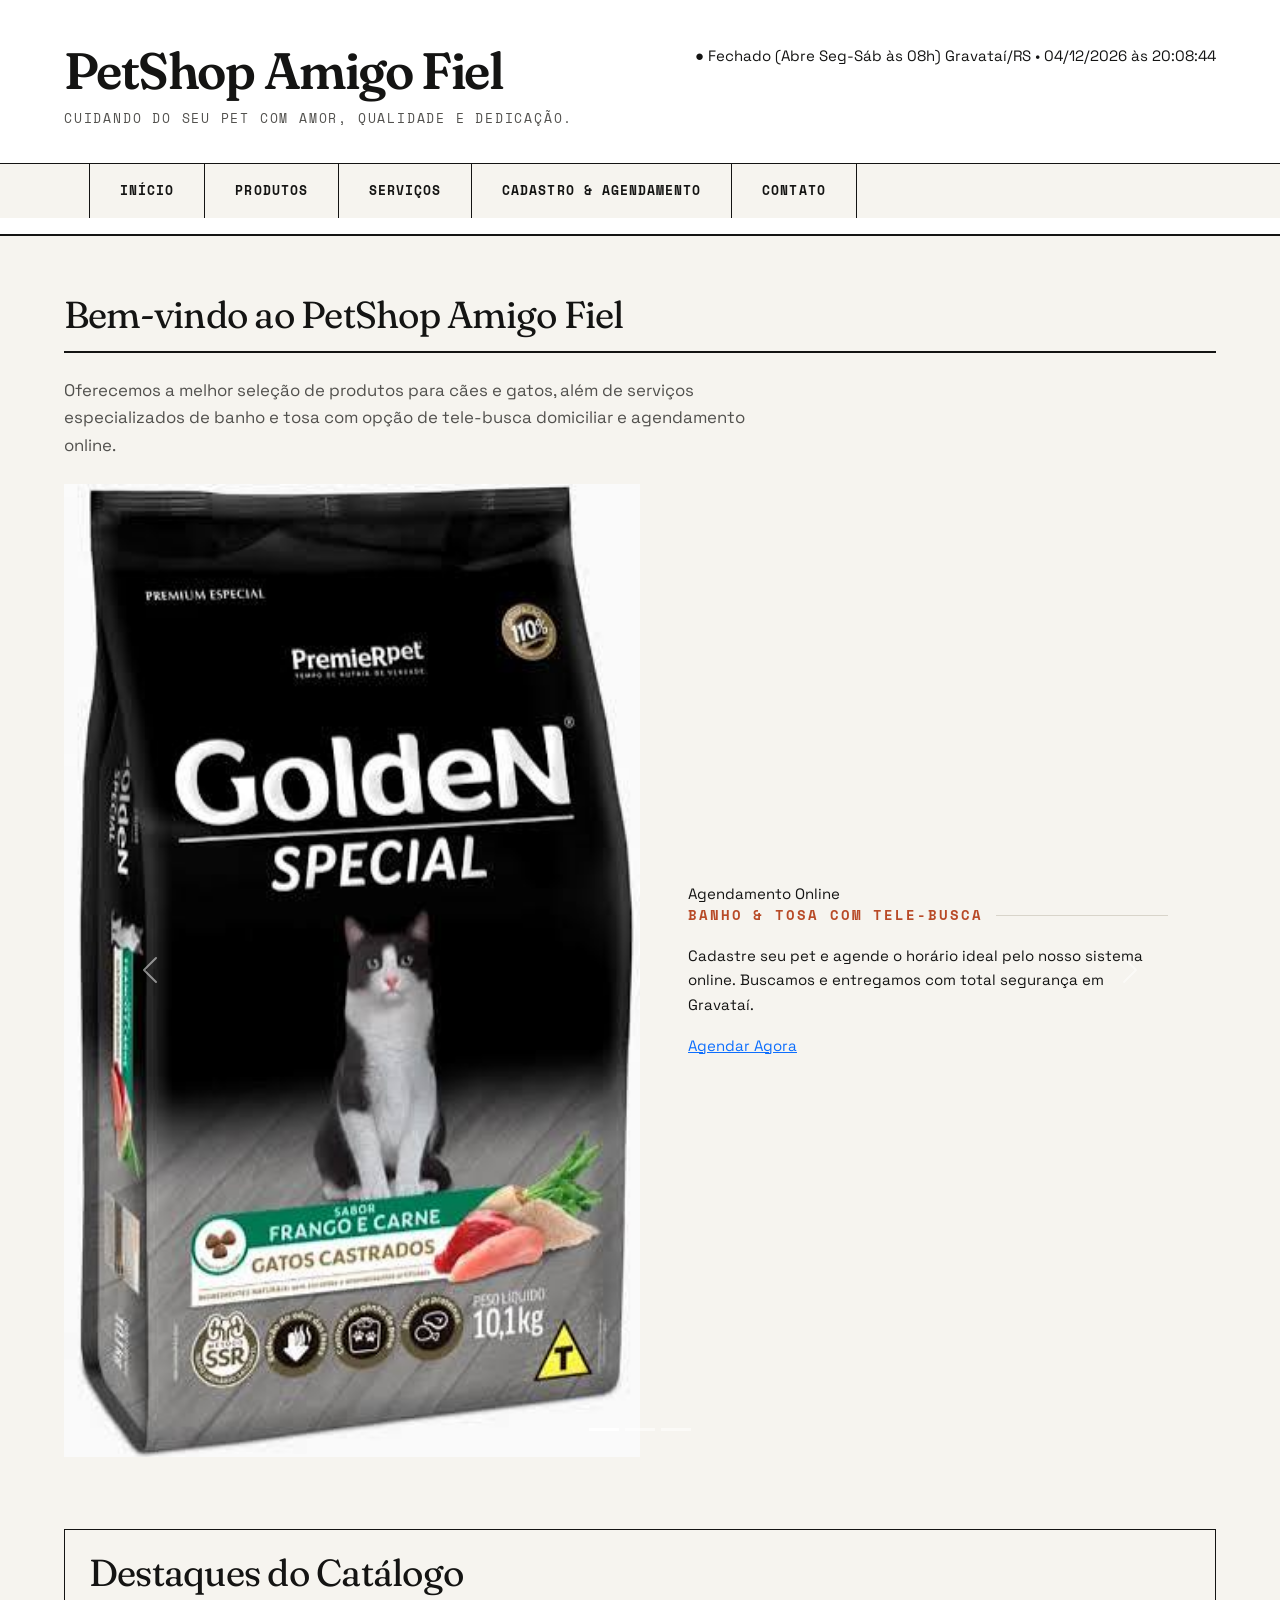
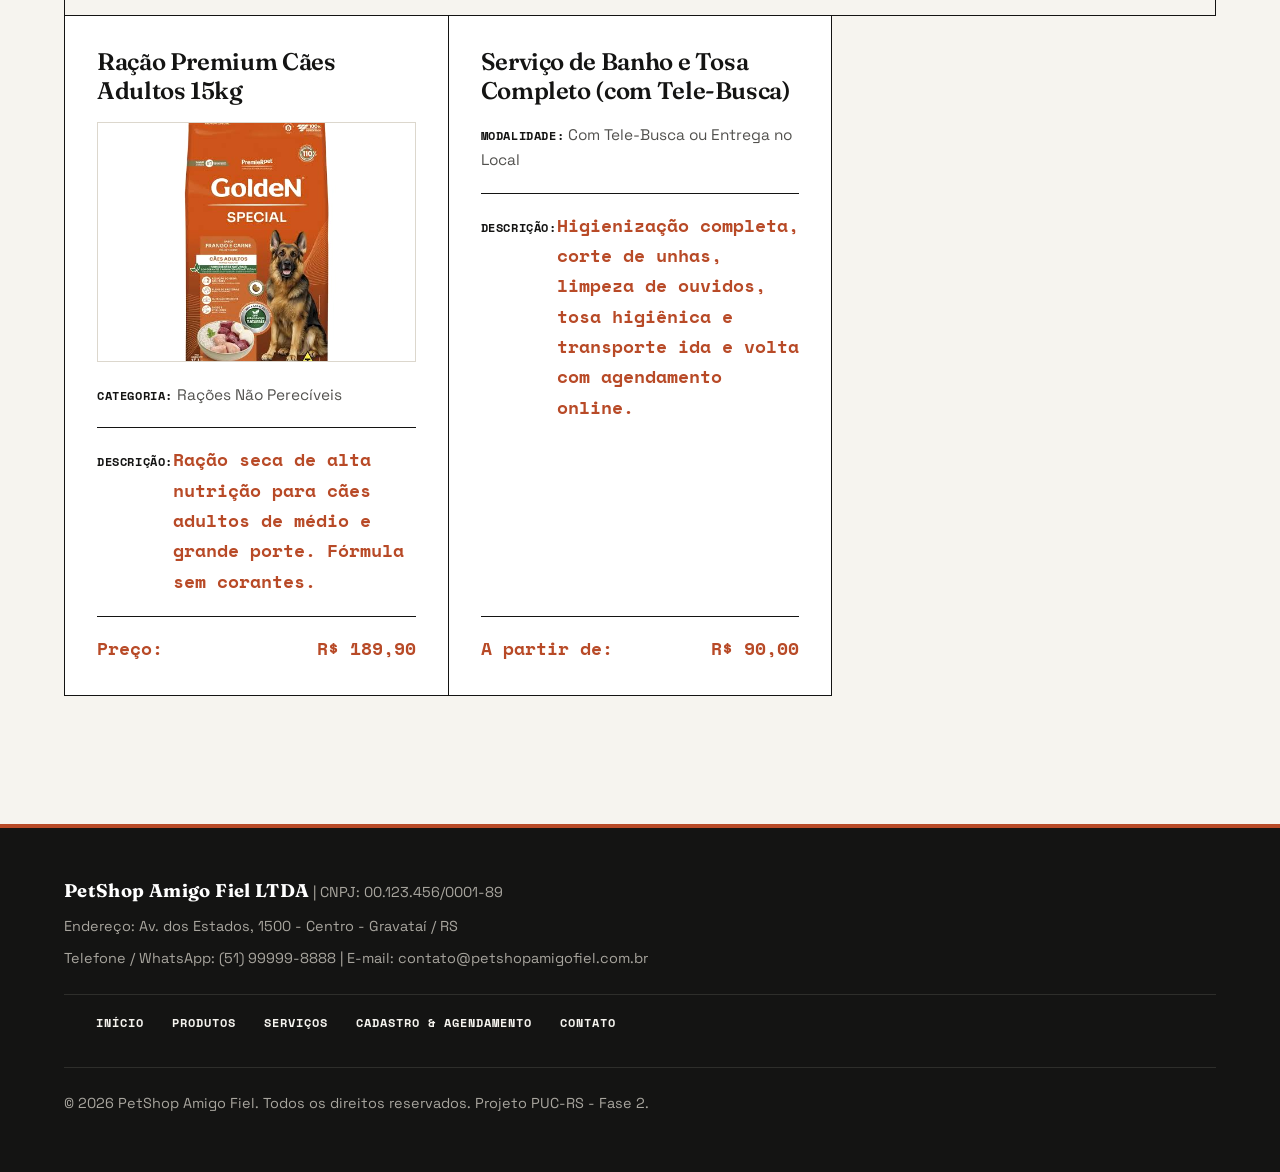
<file: index.html>
<!DOCTYPE html>
<html lang="pt-BR">
<head>
    <meta charset="UTF-8">
    <meta name="viewport" content="width=device-width, initial-scale=1.0">
    <title>PetShop Amigo Fiel - Página Inicial</title>
    <link href="https://cdn.jsdelivr.net/npm/bootstrap@5.3.3/dist/css/bootstrap.min.css" rel="stylesheet">
    <link rel="stylesheet" href="styles.css">
</head>
<body>

    <header>
        <div class="d-flex flex-wrap justify-content-between align-items-start gap-3">
            <div>
                <h1>PetShop Amigo Fiel</h1>
                <p>Cuidando do seu pet com amor, qualidade e dedicação.</p>
            </div>
            <div id="status-funcionamento" class="barra-temporal" aria-live="polite"></div>
        </div>
        <hr>
        <nav aria-label="Navegação Principal">
            <ul>
                <li><a href="index.html" aria-current="page">Início</a></li>
                <li><a href="produtos.html">Produtos</a></li>
                <li><a href="servicos.html">Serviços</a></li>
                <li><a href="agendamento.html">Cadastro &amp; Agendamento</a></li>
                <li><a href="contato.html">Contato</a></li>
            </ul>
        </nav>
        <hr>
    </header>

    <main id="conteudo-principal" tabindex="-1">
        <section>
            <h2>Bem-vindo ao PetShop Amigo Fiel</h2>
            <p>Oferecemos a melhor seleção de produtos para cães e gatos, além de serviços especializados de banho e tosa com opção de tele-busca domiciliar e agendamento online.</p>

            <div id="carrosselDestaques" class="carousel slide carrossel-editorial mt-4" data-bs-ride="carousel" aria-label="Carrossel de Destaques e Promoções">
                <div class="carousel-indicators">
                    <button type="button" data-bs-target="#carrosselDestaques" data-bs-slide-to="0" class="active" aria-current="true" aria-label="Slide 1: Banho e Tosa com Tele-Busca"></button>
                    <button type="button" data-bs-target="#carrosselDestaques" data-bs-slide-to="1" aria-label="Slide 2: Ração Premium Cães Adultos 15kg"></button>
                    <button type="button" data-bs-target="#carrosselDestaques" data-bs-slide-to="2" aria-label="Slide 3: Cama Pet Camuflada Tamanho G"></button>
                </div>

                <div class="carousel-inner">
                    <div class="carousel-item active" data-bs-interval="5000">
                        <div class="row g-0 align-items-center slide-conteudo">
                            <div class="col-md-6">
                                <img src="imgs-site/RaçãoCastradoGato10kg.jpg" class="d-block w-100 img-carrossel" alt="Embalagem de ração seca de 10kg para gatos castrados ao lado de itens de cuidado pet">
                            </div>
                            <div class="col-md-6 p-4 p-lg-5">
                                <span class="etiqueta-slide">Agendamento Online</span>
                                <h3>Banho &amp; Tosa com Tele-Busca</h3>
                                <p>Cadastre seu pet e agende o horário ideal pelo nosso sistema online. Buscamos e entregamos com total segurança em Gravataí.</p>
                                <a href="agendamento.html" class="btn-editorial">Agendar Agora</a>
                            </div>
                        </div>
                    </div>

                    <div class="carousel-item" data-bs-interval="5000">
                        <div class="row g-0 align-items-center slide-conteudo">
                            <div class="col-md-6">
                                <img src="imgs-site/Ração15kg.jpg" class="d-block w-100 img-carrossel" alt="Saco de 15 quilogramas de ração seca premium para cães adultos sem corantes artificiais">
                            </div>
                            <div class="col-md-6 p-4 p-lg-5">
                                <span class="etiqueta-slide">Nutrição Completa</span>
                                <h3>Ração Premium Cães Adultos 15kg</h3>
                                <p>Alta digestibilidade, ômega 3 e 6 para pelagem brilhante e fórmula livre de corantes artificiais por R$ 189,90.</p>
                                <a href="produtos.html" class="btn-editorial">Ver Catálogo</a>
                            </div>
                        </div>
                    </div>

                    <div class="carousel-item" data-bs-interval="5000">
                        <div class="row g-0 align-items-center slide-conteudo">
                            <div class="col-md-6">
                                <img src="imgs-site/CamaCamuflada.jpg" class="d-block w-100 img-carrossel" alt="Cama almofadada retangular com estampa camuflada e base antiderrapante para cães de grande porte">
                            </div>
                            <div class="col-md-6 p-4 p-lg-5">
                                <span class="etiqueta-slide">Conforto &amp; Acessórios</span>
                                <h3>Cama Pet Camuflada Tamanho G</h3>
                                <p>Enchimento impermeável, tecido lavável e base antiderrapante projetada para o descanso de cães de grande porte.</p>
                                <a href="produtos.html" class="btn-editorial">Conferir Acessórios</a>
                            </div>
                        </div>
                    </div>
                </div>

                <button class="carousel-control-prev" type="button" data-bs-target="#carrosselDestaques" data-bs-slide="prev">
                    <span class="carousel-control-prev-icon" aria-hidden="true"></span>
                    <span class="visually-hidden">Slide Anterior</span>
                </button>
                <button class="carousel-control-next" type="button" data-bs-target="#carrosselDestaques" data-bs-slide="next">
                    <span class="carousel-control-next-icon" aria-hidden="true"></span>
                    <span class="visually-hidden">Próximo Slide</span>
                </button>
            </div>
        </section>

        <section>
            <h2>Destaques do Catálogo</h2>
            <article>
                <div>
                    <h3>Ração Premium Cães Adultos 15kg</h3>
                    <img src="imgs-site/Ração15kg.jpg" alt="Saco de ração seca para cães adultos de médio e grande porte, embalagem de 15 quilogramas" width="200">
                    <p><strong>Categoria:</strong> Rações Não Perecíveis</p>
                    <p><strong>Descrição:</strong> Ração seca de alta nutrição para cães adultos de médio e grande porte. Fórmula sem corantes.</p>
                </div>
                <p><span>Preço:</span> R$ 189,90</p>
            </article>

            <article>
                <div>
                    <h3>Serviço de Banho e Tosa Completo (com Tele-Busca)</h3>
                    <p><strong>Modalidade:</strong> Com Tele-Busca ou Entrega no Local</p>
                    <p><strong>Descrição:</strong> Higienização completa, corte de unhas, limpeza de ouvidos, tosa higiênica e transporte ida e volta com agendamento online.</p>
                </div>
                <p><span>A partir de:</span> R$ 90,00</p>
            </article>
        </section>
    </main>

    <footer>
        <hr>
        <p><strong>PetShop Amigo Fiel LTDA</strong> | CNPJ: 00.123.456/0001-89</p>
        <p>Endereço: Av. dos Estados, 1500 - Centro - Gravataí / RS</p>
        <p>Telefone / WhatsApp: (51) 99999-8888 | E-mail: contato@petshopamigofiel.com.br</p>
        <nav aria-label="Navegação do Rodapé">
            <ul>
                <li><a href="index.html">Início</a></li>
                <li><a href="produtos.html">Produtos</a></li>
                <li><a href="servicos.html">Serviços</a></li>
                <li><a href="agendamento.html">Cadastro &amp; Agendamento</a></li>
                <li><a href="contato.html">Contato</a></li>
            </ul>
        </nav>
        <p>&copy; 2026 PetShop Amigo Fiel. Todos os direitos reservados. Projeto PUC-RS - Fase 2.</p>
    </footer>

    <script src="https://cdn.jsdelivr.net/npm/bootstrap@5.3.3/dist/js/bootstrap.bundle.min.js"></script>
    <script src="script.js"></script>
</body>
</html>
</file>
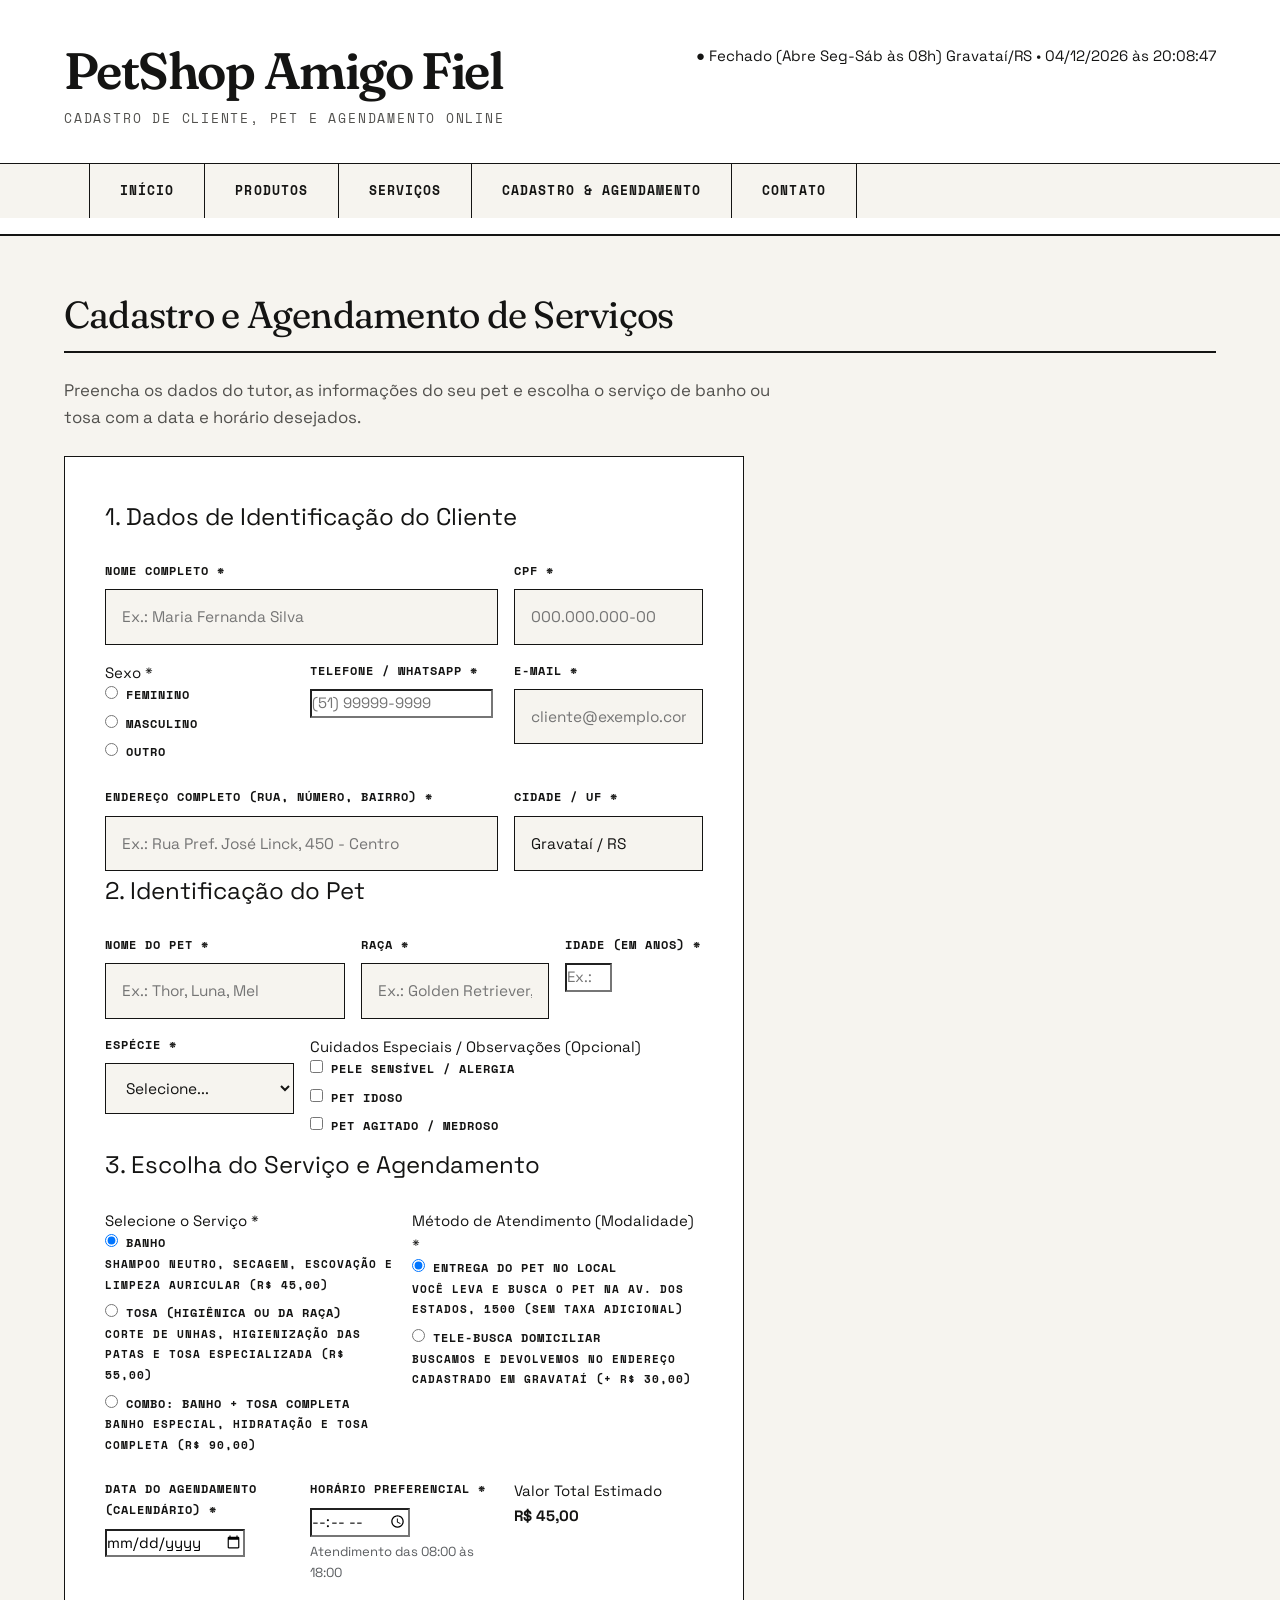
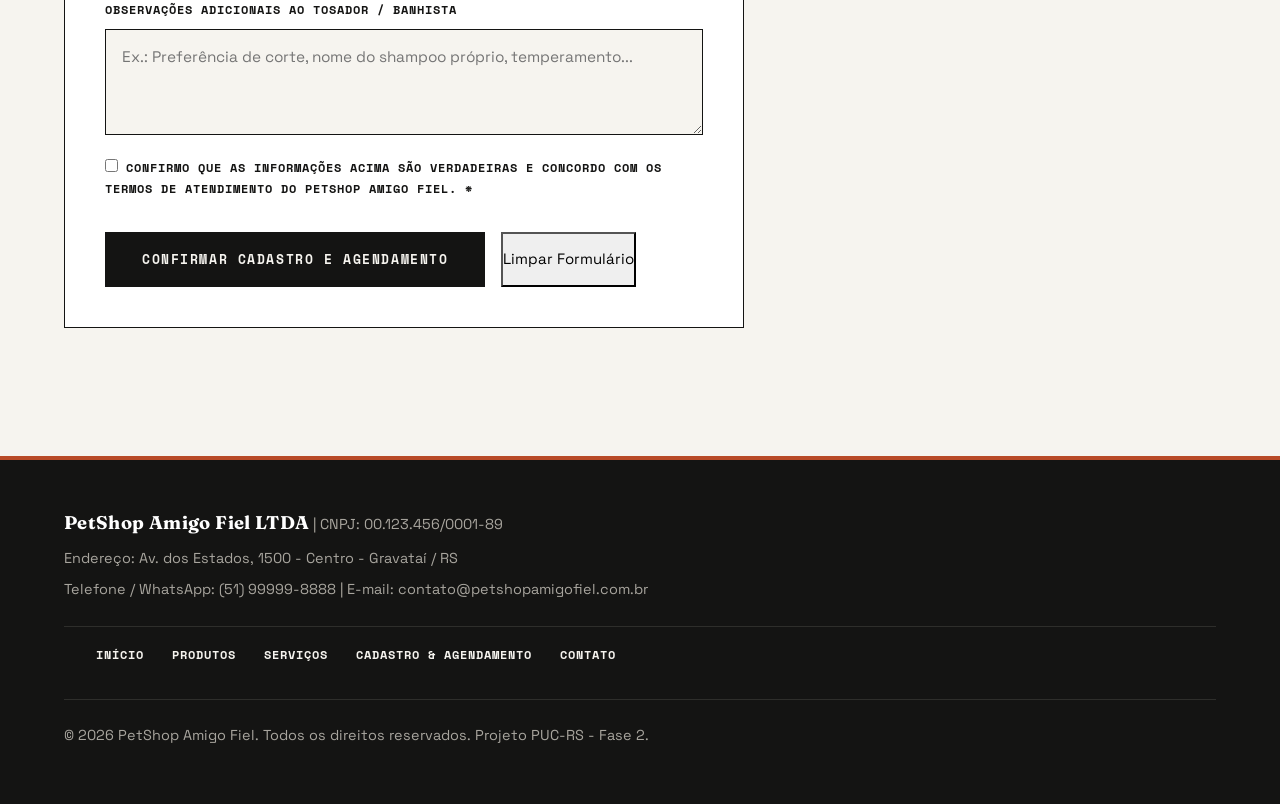
<file: agendamento.html>
<!DOCTYPE html>
<html lang="pt-BR">
<head>
    <meta charset="UTF-8">
    <meta name="viewport" content="width=device-width, initial-scale=1.0">
    <title>PetShop Amigo Fiel - Cadastro e Agendamento</title>
    <link href="https://cdn.jsdelivr.net/npm/bootstrap@5.3.3/dist/css/bootstrap.min.css" rel="stylesheet">
    <link rel="stylesheet" href="styles.css">
</head>
<body>


    <header>
        <div class="d-flex flex-wrap justify-content-between align-items-start gap-3">
            <div>
                <h1>PetShop Amigo Fiel</h1>
                <p>Cadastro de Cliente, Pet e Agendamento Online</p>
            </div>
            <div id="status-funcionamento" class="barra-temporal" aria-live="polite"></div>
        </div>
        <hr>
        <nav aria-label="Navegação Principal">
            <ul>
                <li><a href="index.html">Início</a></li>
                <li><a href="produtos.html">Produtos</a></li>
                <li><a href="servicos.html">Serviços</a></li>
                <li><a href="agendamento.html" aria-current="page">Cadastro &amp; Agendamento</a></li>
                <li><a href="contato.html">Contato</a></li>
            </ul>
        </nav>
        <hr>
    </header>

    <main id="conteudo-principal" tabindex="-1">
        <section>
            <h2>Cadastro e Agendamento de Serviços</h2>
            <p>Preencha os dados do tutor, as informações do seu pet e escolha o serviço de banho ou tosa com a data e horário desejados.</p>

            <div id="confirmacao-agendamento" class="alerta-sucesso d-none mb-4" role="status" aria-live="polite" tabindex="-1"></div>

            <form id="form-agendamento" class="form-completo" action="#" method="post">
                
                <fieldset class="bloco-fieldset">
                    <legend>1. Dados de Identificação do Cliente</legend>

                    <div class="row g-3">
                        <div class="col-md-8">
                            <label for="nomeCliente">Nome Completo *</label>
                            <input type="text" id="nomeCliente" name="nomeCliente" placeholder="Ex.: Maria Fernanda Silva" required>
                        </div>

                        <div class="col-md-4">
                            <label for="cpf">CPF *</label>
                            <input type="text" id="cpf" name="cpf" placeholder="000.000.000-00" maxlength="14" required>
                        </div>

                        <div class="col-md-4">
                            <span class="label-grupo">Sexo *</span>
                            <div class="grupo-opcoes">
                                <label class="opcao-inline" for="sexoF">
                                    <input type="radio" id="sexoF" name="sexoCliente" value="Feminino" required> Feminino
                                </label>
                                <label class="opcao-inline" for="sexoM">
                                    <input type="radio" id="sexoM" name="sexoCliente" value="Masculino"> Masculino
                                </label>
                                <label class="opcao-inline" for="sexoO">
                                    <input type="radio" id="sexoO" name="sexoCliente" value="Outro"> Outro
                                </label>
                            </div>
                        </div>

                        <div class="col-md-4">
                            <label for="telefone">Telefone / WhatsApp *</label>
                            <input type="tel" id="telefone" name="telefone" placeholder="(51) 99999-9999" maxlength="15" required>
                        </div>

                        <div class="col-md-4">
                            <label for="emailCliente">E-mail *</label>
                            <input type="email" id="emailCliente" name="emailCliente" placeholder="cliente@exemplo.com.br" required>
                        </div>

                        <div class="col-md-8">
                            <label for="endereco">Endereço Completo (Rua, Número, Bairro) *</label>
                            <input type="text" id="endereco" name="endereco" placeholder="Ex.: Rua Pref. José Linck, 450 - Centro" required>
                        </div>

                        <div class="col-md-4">
                            <label for="cidade">Cidade / UF *</label>
                            <input type="text" id="cidade" name="cidade" value="Gravataí / RS" placeholder="Cidade / UF" required>
                        </div>
                    </div>
                </fieldset>

        
                <fieldset class="bloco-fieldset">
                    <legend>2. Identificação do Pet</legend>

                    <div class="row g-3">
                        <div class="col-md-5">
                            <label for="nomePet">Nome do Pet *</label>
                            <input type="text" id="nomePet" name="nomePet" placeholder="Ex.: Thor, Luna, Mel" required>
                        </div>

                        <div class="col-md-4">
                            <label for="racaPet">Raça *</label>
                            <input type="text" id="racaPet" name="racaPet" placeholder="Ex.: Golden Retriever, SRD, Persa" required>
                        </div>

                        <div class="col-md-3">
                            <label for="idadePet">Idade (em anos) *</label>
                            <input type="number" id="idadePet" name="idadePet" min="0" max="30" step="1" placeholder="Ex.: 3" required>
                        </div>

                        <div class="col-md-4">
                            <label for="especiePet">Espécie *</label>
                            <select id="especiePet" name="especiePet" required>
                                <option value="">Selecione...</option>
                                <option value="Cachorro">Cachorro</option>
                                <option value="Gato">Gato</option>
                            </select>
                        </div>

                        <div class="col-md-8">
                            <span class="label-grupo">Cuidados Especiais / Observações (Opcional)</span>
                            <div class="grupo-opcoes">
                                <label class="opcao-inline" for="checkAlergia">
                                    <input type="checkbox" id="checkAlergia" name="cuidados[]" value="Alergia"> Pele sensível / Alergia
                                </label>
                                <label class="opcao-inline" for="checkIdoso">
                                    <input type="checkbox" id="checkIdoso" name="cuidados[]" value="Idoso"> Pet idoso
                                </label>
                                <label class="opcao-inline" for="checkAgitado">
                                    <input type="checkbox" id="checkAgitado" name="cuidados[]" value="Agitado"> Pet agitado / medroso
                                </label>
                            </div>
                        </div>
                    </div>
                </fieldset>

            
                <fieldset class="bloco-fieldset">
                    <legend>3. Escolha do Serviço e Agendamento</legend>

                    <div class="row g-3">
                        <div class="col-md-6">
                            <span class="label-grupo">Selecione o Serviço *</span>
                            <div class="lista-cards-radio">
                                <label class="card-radio" for="servBanho">
                                    <input type="radio" id="servBanho" name="servico" value="Banho Simples" data-preco="45" checked required>
                                    <span>
                                        <strong>Banho</strong><br>
                                        <small>Shampoo neutro, secagem, escovação e limpeza auricular (R$ 45,00)</small>
                                    </span>
                                </label>

                                <label class="card-radio" for="servTosa">
                                    <input type="radio" id="servTosa" name="servico" value="Tosa" data-preco="55">
                                    <span>
                                        <strong>Tosa (Higiênica ou da Raça)</strong><br>
                                        <small>Corte de unhas, higienização das patas e tosa especializada (R$ 55,00)</small>
                                    </span>
                                </label>

                                <label class="card-radio" for="servBanhoTosa">
                                    <input type="radio" id="servBanhoTosa" name="servico" value="Banho e Tosa Completa" data-preco="90">
                                    <span>
                                        <strong>Combo: Banho + Tosa Completa</strong><br>
                                        <small>Banho especial, hidratação e tosa completa (R$ 90,00)</small>
                                    </span>
                                </label>
                            </div>
                        </div>

                        <div class="col-md-6">
                            <span class="label-grupo">Método de Atendimento (Modalidade) *</span>
                            <div class="lista-cards-radio">
                                <label class="card-radio" for="modLocal">
                                    <input type="radio" id="modLocal" name="modalidade" value="Entrega no Local" data-taxa="0" checked required>
                                    <span>
                                        <strong>Entrega do Pet no Local</strong><br>
                                        <small>Você leva e busca o pet na Av. dos Estados, 1500 (Sem taxa adicional)</small>
                                    </span>
                                </label>

                                <label class="card-radio" for="modTelebusca">
                                    <input type="radio" id="modTelebusca" name="modalidade" value="Tele-Busca" data-taxa="30">
                                    <span>
                                        <strong>Tele-Busca Domiciliar</strong><br>
                                        <small>Buscamos e devolvemos no endereço cadastrado em Gravataí (+ R$ 30,00)</small>
                                    </span>
                                </label>
                            </div>
                            <p id="info-telebusca" class="nota-telebusca d-none mt-2">
                                * O motorista da Tele-Busca passará 30 minutos antes do horário agendado no endereço informado acima.
                            </p>
                        </div>

                        <div class="col-md-4">
                            <label for="dataAgendamento">Data do Agendamento (Calendário) *</label>
                            <input type="date" id="dataAgendamento" name="dataAgendamento" required>
                            <small id="aviso-data" class="text-danger fw-bold d-none d-block mt-1"></small>
                        </div>

                        <div class="col-md-4">
                            <label for="horaAgendamento">Horário Preferencial *</label>
                            <input type="time" id="horaAgendamento" name="horaAgendamento" min="08:00" max="18:00" required>
                            <small class="text-muted d-block mt-1">Atendimento das 08:00 às 18:00</small>
                        </div>

                        <div class="col-md-4">
                            <div class="caixa-resumo-valor" aria-live="polite">
                                <span>Valor Total Estimado</span>
                                <strong id="valor-estimado">R$ 45,00</strong>
                            </div>
                        </div>

                        <div class="col-12">
                            <label for="obsAdicionais">Observações Adicionais ao Tosador / Banhista</label>
                            <textarea id="obsAdicionais" name="obsAdicionais" rows="3" placeholder="Ex.: Preferência de corte, nome do shampoo próprio, temperamento..."></textarea>
                        </div>

                        <div class="col-12">
                            <label class="opcao-inline" for="aceiteTermos">
                                <input type="checkbox" id="aceiteTermos" name="aceiteTermos" required>
                                Confirmo que as informações acima são verdadeiras e concordo com os termos de atendimento do PetShop Amigo Fiel. *
                            </label>
                        </div>
                    </div>
                </fieldset>

                <div class="d-flex flex-wrap gap-3 mt-4">
                    <button type="submit">Confirmar Cadastro e Agendamento</button>
                    <button type="reset" class="btn-secundario">Limpar Formulário</button>
                </div>
            </form>
        </section>
    </main>

    <footer>
        <hr>
        <p><strong>PetShop Amigo Fiel LTDA</strong> | CNPJ: 00.123.456/0001-89</p>
        <p>Endereço: Av. dos Estados, 1500 - Centro - Gravataí / RS</p>
        <p>Telefone / WhatsApp: (51) 99999-8888 | E-mail: contato@petshopamigofiel.com.br</p>
        <nav aria-label="Navegação do Rodapé">
            <ul>
                <li><a href="index.html">Início</a></li>
                <li><a href="produtos.html">Produtos</a></li>
                <li><a href="servicos.html">Serviços</a></li>
                <li><a href="agendamento.html">Cadastro &amp; Agendamento</a></li>
                <li><a href="contato.html">Contato</a></li>
            </ul>
        </nav>
        <p>&copy; 2026 PetShop Amigo Fiel. Todos os direitos reservados. Projeto PUC-RS - Fase 2.</p>
    </footer>

    <script src="https://cdn.jsdelivr.net/npm/bootstrap@5.3.3/dist/js/bootstrap.bundle.min.js"></script>
    <script src="script.js"></script>
</body>
</html>
</file>
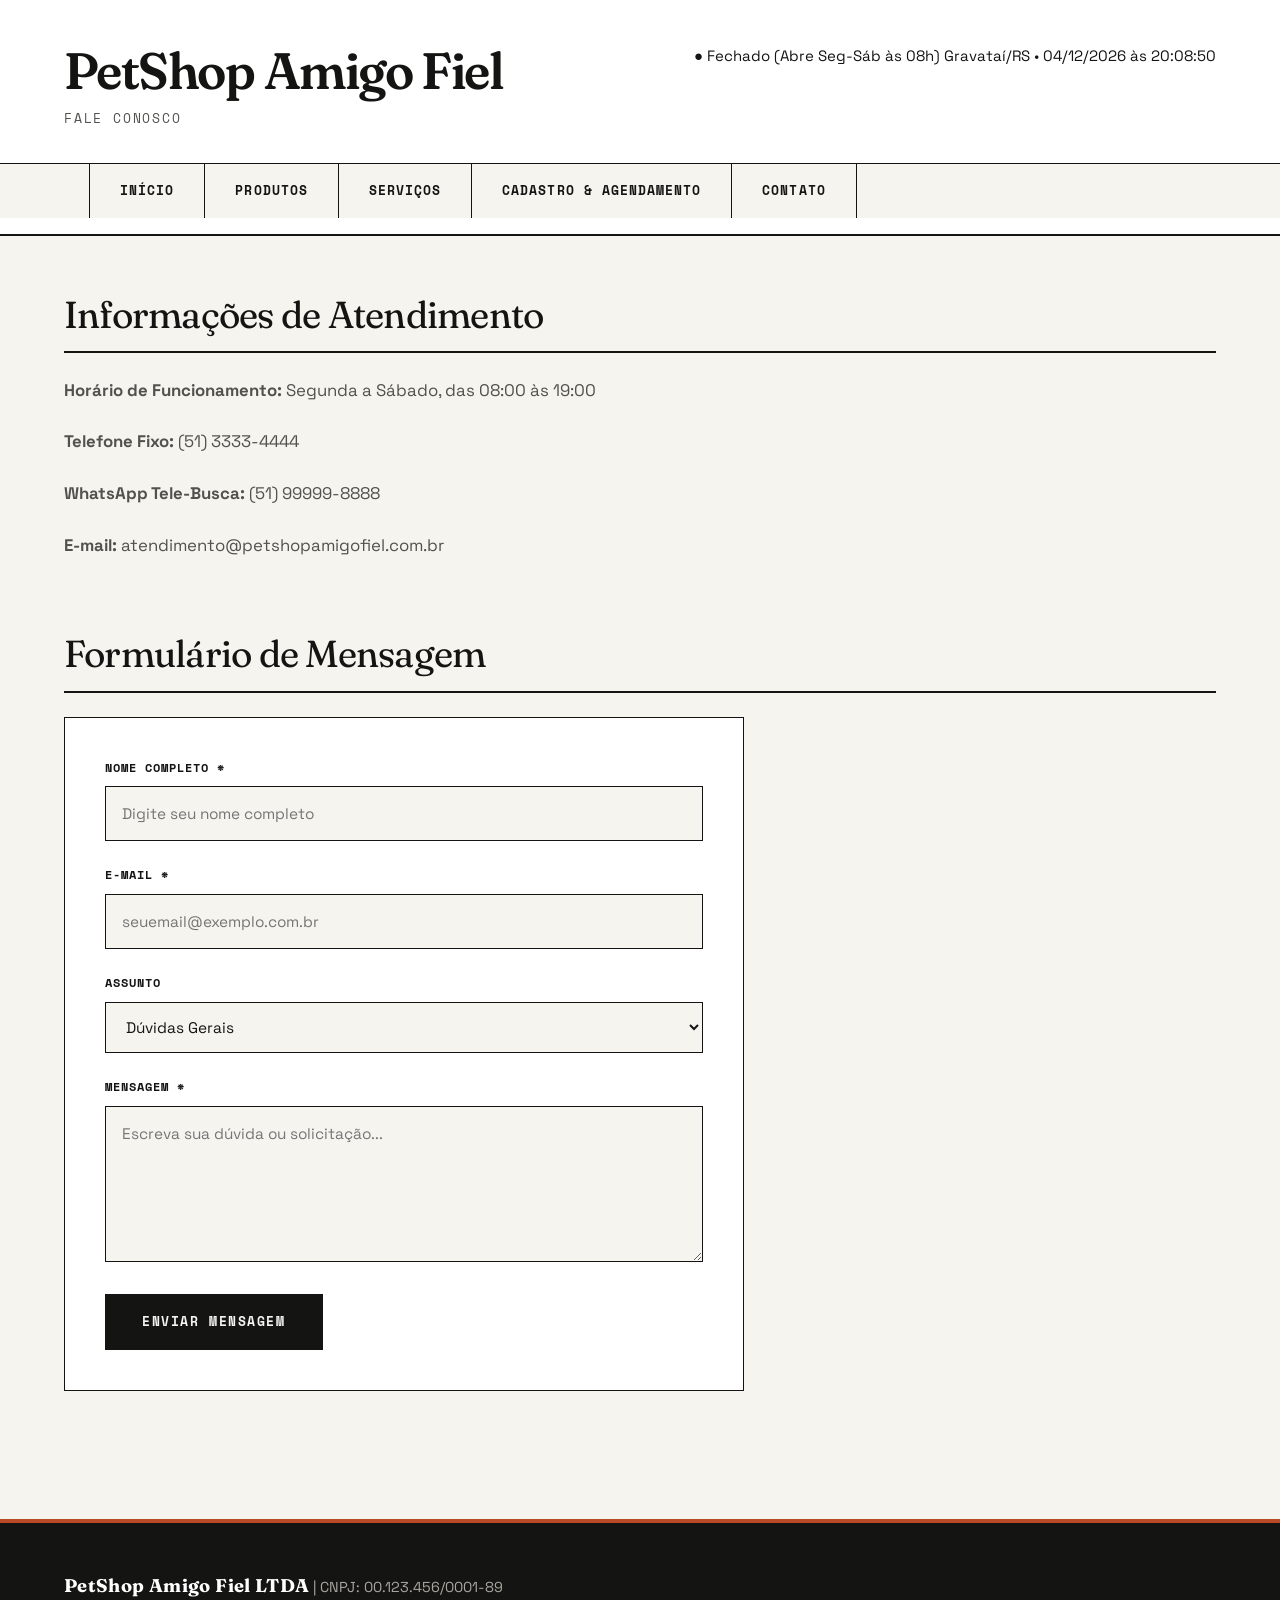
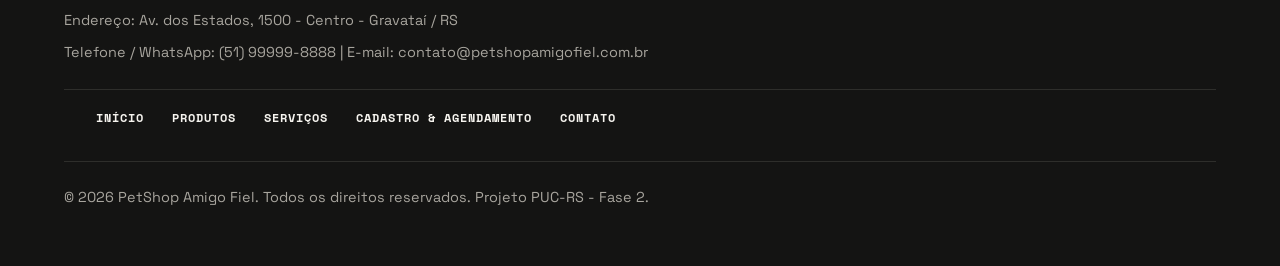
<file: contato.html>
<!DOCTYPE html>
<html lang="pt-BR">
<head>
    <meta charset="UTF-8">
    <meta name="viewport" content="width=device-width, initial-scale=1.0">
    <title>PetShop Amigo Fiel - Contato</title>
    <link href="https://cdn.jsdelivr.net/npm/bootstrap@5.3.3/dist/css/bootstrap.min.css" rel="stylesheet">
    <link rel="stylesheet" href="styles.css">
</head>
<body>


    <header>
        <div class="d-flex flex-wrap justify-content-between align-items-start gap-3">
            <div>
                <h1>PetShop Amigo Fiel</h1>
                <p>Fale Conosco</p>
            </div>
            <div id="status-funcionamento" class="barra-temporal" aria-live="polite"></div>
        </div>
        <hr>
        <nav aria-label="Navegação Principal">
            <ul>
                <li><a href="index.html">Início</a></li>
                <li><a href="produtos.html">Produtos</a></li>
                <li><a href="servicos.html">Serviços</a></li>
                <li><a href="agendamento.html">Cadastro &amp; Agendamento</a></li>
                <li><a href="contato.html" aria-current="page">Contato</a></li>
            </ul>
        </nav>
        <hr>
    </header>

    <main id="conteudo-principal" tabindex="-1">
        <section>
            <h2>Informações de Atendimento</h2>
            <p><strong>Horário de Funcionamento:</strong> Segunda a Sábado, das 08:00 às 19:00</p>
            <p><strong>Telefone Fixo:</strong> (51) 3333-4444</p>
            <p><strong>WhatsApp Tele-Busca:</strong> (51) 99999-8888</p>
            <p><strong>E-mail:</strong> atendimento@petshopamigofiel.com.br</p>
        </section>

        <section>
            <h2>Formulário de Mensagem</h2>
            <div id="feedback-contato" class="alerta-sucesso d-none mb-4" role="status" aria-live="polite" tabindex="-1"></div>

            <form id="form-contato" action="#" method="post">
                <p>
                    <label for="nome">Nome Completo *</label>
                    <input type="text" id="nome" name="nome" placeholder="Digite seu nome completo" required>
                </p>
                <p>
                    <label for="email">E-mail *</label>
                    <input type="email" id="email" name="email" placeholder="seuemail@exemplo.com.br" required>
                </p>
                <p>
                    <label for="assunto">Assunto</label>
                    <select id="assunto" name="assunto">
                        <option value="duvida">Dúvidas Gerais</option>
                        <option value="agendamento">Agendamento de Serviços</option>
                        <option value="telebusca">Consulta Tele-Busca</option>
                        <option value="reclamacao">Sugestões / Reclamações</option>
                    </select>
                </p>
                <p>
                    <label for="mensagem">Mensagem *</label>
                    <textarea id="mensagem" name="mensagem" rows="5" placeholder="Escreva sua dúvida ou solicitação..." required></textarea>
                </p>
                <p class="mb-0">
                    <button type="submit">Enviar Mensagem</button>
                </p>
            </form>
        </section>
    </main>

    <footer>
        <hr>
        <p><strong>PetShop Amigo Fiel LTDA</strong> | CNPJ: 00.123.456/0001-89</p>
        <p>Endereço: Av. dos Estados, 1500 - Centro - Gravataí / RS</p>
        <p>Telefone / WhatsApp: (51) 99999-8888 | E-mail: contato@petshopamigofiel.com.br</p>
        <nav aria-label="Navegação do Rodapé">
            <ul>
                <li><a href="index.html">Início</a></li>
                <li><a href="produtos.html">Produtos</a></li>
                <li><a href="servicos.html">Serviços</a></li>
                <li><a href="agendamento.html">Cadastro &amp; Agendamento</a></li>
                <li><a href="contato.html">Contato</a></li>
            </ul>
        </nav>
        <p>&copy; 2026 PetShop Amigo Fiel. Todos os direitos reservados. Projeto PUC-RS - Fase 2.</p>
    </footer>

    <script src="https://cdn.jsdelivr.net/npm/bootstrap@5.3.3/dist/js/bootstrap.bundle.min.js"></script>
    <script src="script.js"></script>
</body>
</html>
</file>
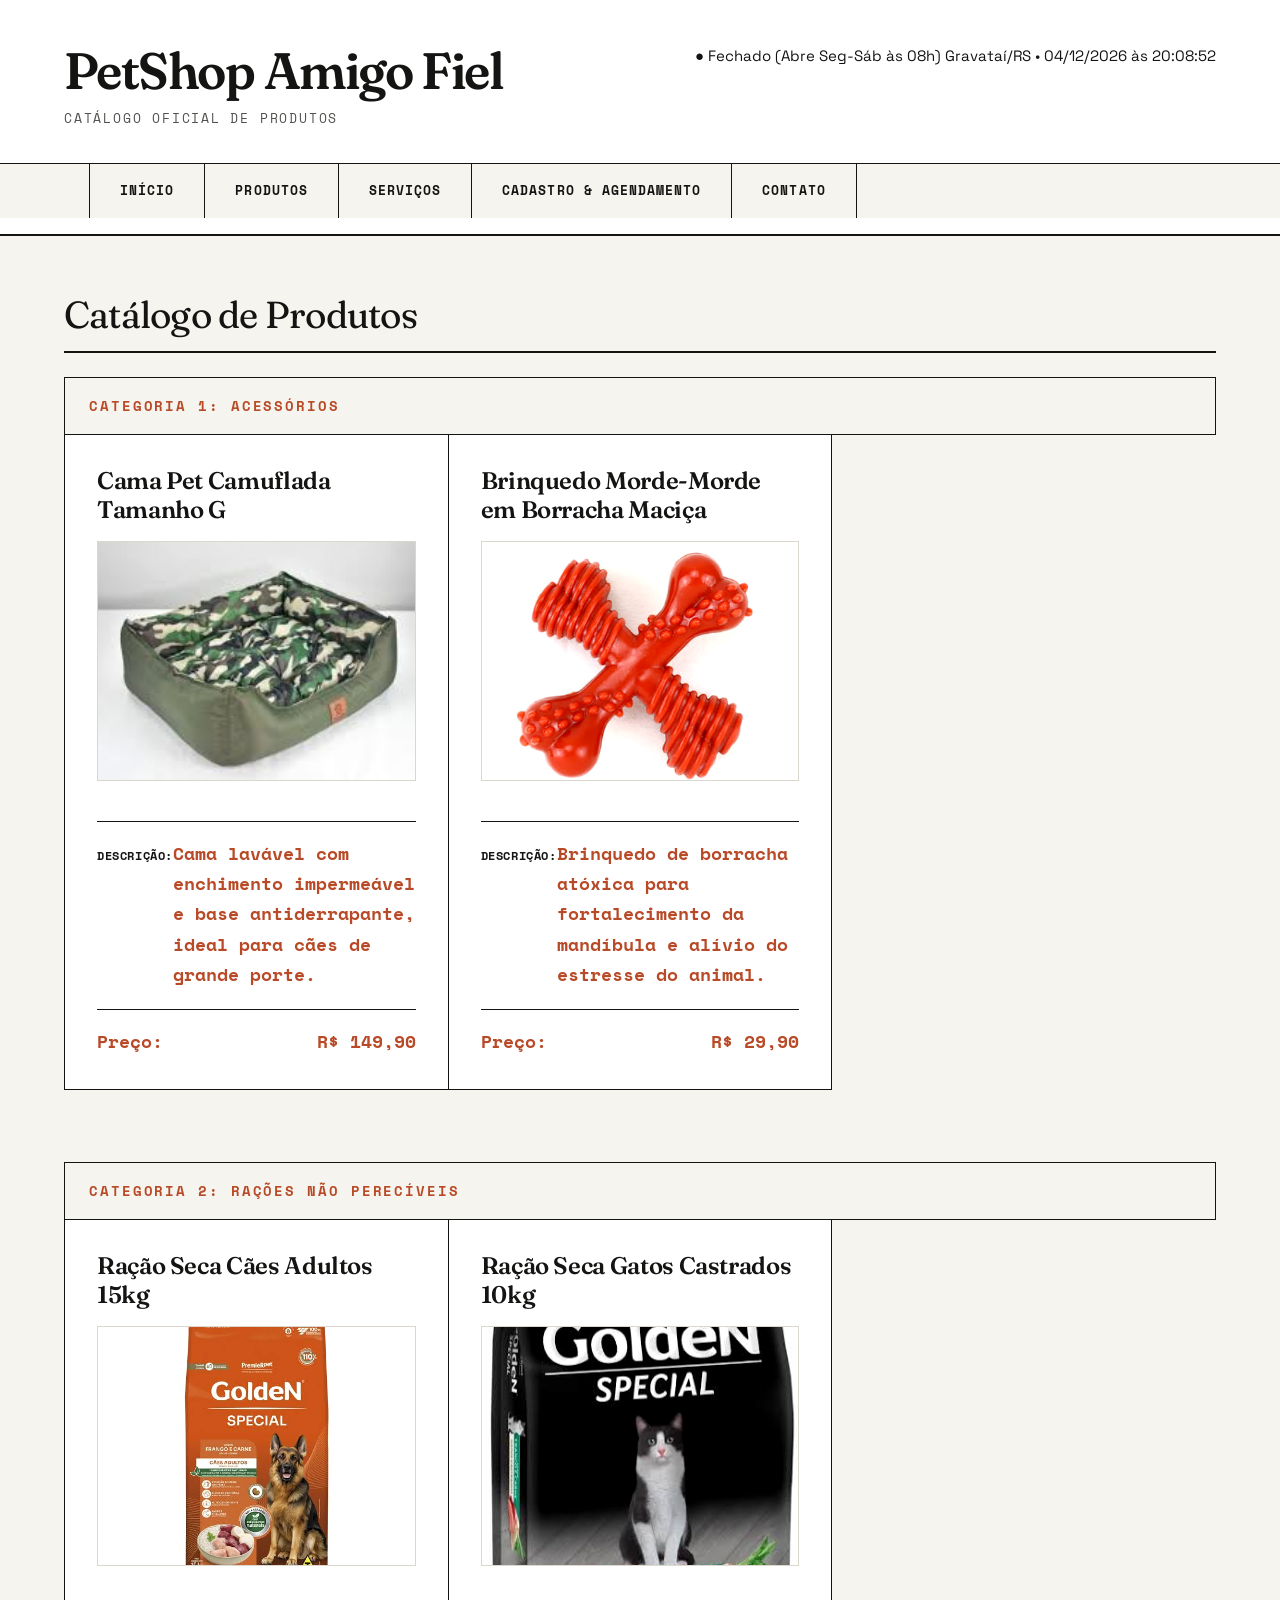
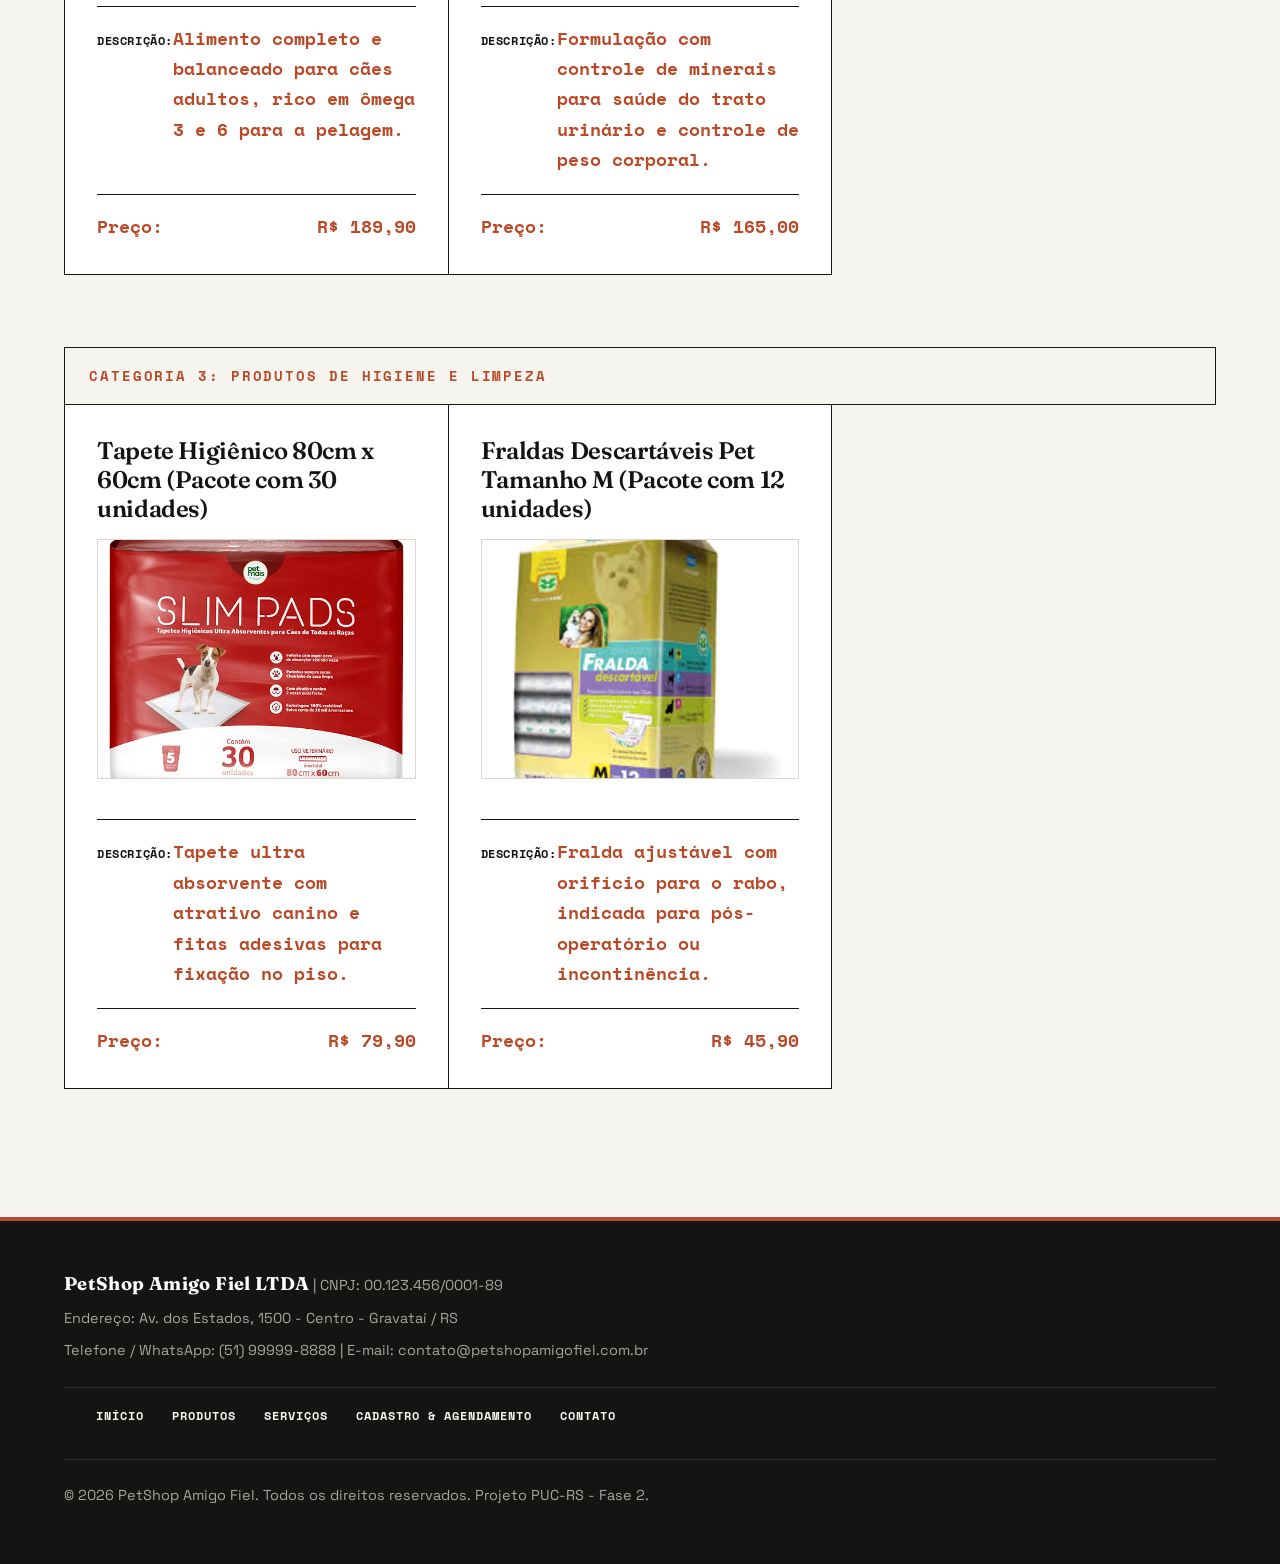
<file: produtos.html>
<!DOCTYPE html>
<html lang="pt-BR">
<head>
    <meta charset="UTF-8">
    <meta name="viewport" content="width=device-width, initial-scale=1.0">
    <title>PetShop Amigo Fiel - Catálogo de Produtos</title>
    <link href="https://cdn.jsdelivr.net/npm/bootstrap@5.3.3/dist/css/bootstrap.min.css" rel="stylesheet">
    <link rel="stylesheet" href="styles.css">
</head>
<body>


    <header>
        <div class="d-flex flex-wrap justify-content-between align-items-start gap-3">
            <div>
                <h1>PetShop Amigo Fiel</h1>
                <p>Catálogo Oficial de Produtos</p>
            </div>
            <div id="status-funcionamento" class="barra-temporal" aria-live="polite"></div>
        </div>
        <hr>
        <nav aria-label="Navegação Principal">
            <ul>
                <li><a href="index.html">Início</a></li>
                <li><a href="produtos.html" aria-current="page">Produtos</a></li>
                <li><a href="servicos.html">Serviços</a></li>
                <li><a href="agendamento.html">Cadastro &amp; Agendamento</a></li>
                <li><a href="contato.html">Contato</a></li>
            </ul>
        </nav>
        <hr>
    </header>

    <main id="conteudo-principal" tabindex="-1">
        <h2>Catálogo de Produtos</h2>

        <section>
            <h3>Categoria 1: Acessórios</h3>

            <article>
                <div>
                    <h4>Cama Pet Camuflada Tamanho G</h4>
                    <img src="imgs-site/CamaCamuflada.jpg" alt="Cama almofadada retangular com estampa camuflada em tons de verde e marrom e base antiderrapante para cães grandes" width="200">
                    <p><strong>Descrição:</strong> Cama lavável com enchimento impermeável e base antiderrapante, ideal para cães de grande porte.</p>
                </div>
                <p><span>Preço:</span> R$ 149,90</p>
            </article>

            <article>
                <div>
                    <h4>Brinquedo Morde-Morde em Borracha Maciça</h4>
                    <img src="imgs-site/BrinquedoMorder.jpg" alt="Brinquedo resistente de borracha maciça colorida em formato de osso para mastigação de cães" width="200">
                    <p><strong>Descrição:</strong> Brinquedo de borracha atóxica para fortalecimento da mandíbula e alívio do estresse do animal.</p>
                </div>
                <p><span>Preço:</span> R$ 29,90</p>
            </article>
        </section>

        <section>
            <h3>Categoria 2: Rações Não Perecíveis</h3>

            <article>
                <div>
                    <h4>Ração Seca Cães Adultos 15kg</h4>
                    <img src="imgs-site/Ração15kg.jpg" alt="Embalagem de 15 quilogramas de ração seca completa para cães adultos enriquecida com ômega 3 e 6" width="200">
                    <p><strong>Descrição:</strong> Alimento completo e balanceado para cães adultos, rico em ômega 3 e 6 para a pelagem.</p>
                </div>
                <p><span>Preço:</span> R$ 189,90</p>
            </article>

            <article>
                <div>
                    <h4>Ração Seca Gatos Castrados 10kg</h4>
                    <img src="imgs-site/RaçãoCastradoGato10kg.jpg" alt="Pacote de 10 quilogramas de ração seca formulada especificamente para gatos castrados com controle urinário" width="200">
                    <p><strong>Descrição:</strong> Formulação com controle de minerais para saúde do trato urinário e controle de peso corporal.</p>
                </div>
                <p><span>Preço:</span> R$ 165,00</p>
            </article>
        </section>

        <section>
            <h3>Categoria 3: Produtos de Higiene e Limpeza</h3>

            <article>
                <div>
                    <h4>Tapete Higiênico 80cm x 60cm (Pacote com 30 unidades)</h4>
                    <img src="imgs-site/TapeteHigiênico30Un.jpg" alt="Embalagem plástica contendo 30 unidades de tapete higiênico descartável medindo 80 por 60 centímetros" width="200">
                    <p><strong>Descrição:</strong> Tapete ultra absorvente com atrativo canino e fitas adesivas para fixação no piso.</p>
                </div>
                <p><span>Preço:</span> R$ 79,90</p>
            </article>

            <article>
                <div>
                    <h4>Fraldas Descartáveis Pet Tamanho M (Pacote com 12 unidades)</h4>
                    <img src="imgs-site/FraldasDescTamanhoM12Un.jpg" alt="Pacote com 12 unidades de fraldas descartáveis ajustáveis tamanho M para cães e gatos" width="200">
                    <p><strong>Descrição:</strong> Fralda ajustável com orifício para o rabo, indicada para pós-operatório ou incontinência.</p>
                </div>
                <p><span>Preço:</span> R$ 45,90</p>
            </article>
        </section>
    </main>

    <footer>
        <hr>
        <p><strong>PetShop Amigo Fiel LTDA</strong> | CNPJ: 00.123.456/0001-89</p>
        <p>Endereço: Av. dos Estados, 1500 - Centro - Gravataí / RS</p>
        <p>Telefone / WhatsApp: (51) 99999-8888 | E-mail: contato@petshopamigofiel.com.br</p>
        <nav aria-label="Navegação do Rodapé">
            <ul>
                <li><a href="index.html">Início</a></li>
                <li><a href="produtos.html">Produtos</a></li>
                <li><a href="servicos.html">Serviços</a></li>
                <li><a href="agendamento.html">Cadastro &amp; Agendamento</a></li>
                <li><a href="contato.html">Contato</a></li>
            </ul>
        </nav>
        <p>&copy; 2026 PetShop Amigo Fiel. Todos os direitos reservados. Projeto PUC-RS - Fase 2.</p>
    </footer>

    <script src="https://cdn.jsdelivr.net/npm/bootstrap@5.3.3/dist/js/bootstrap.bundle.min.js"></script>
    <script src="script.js"></script>
</body>
</html>
</file>
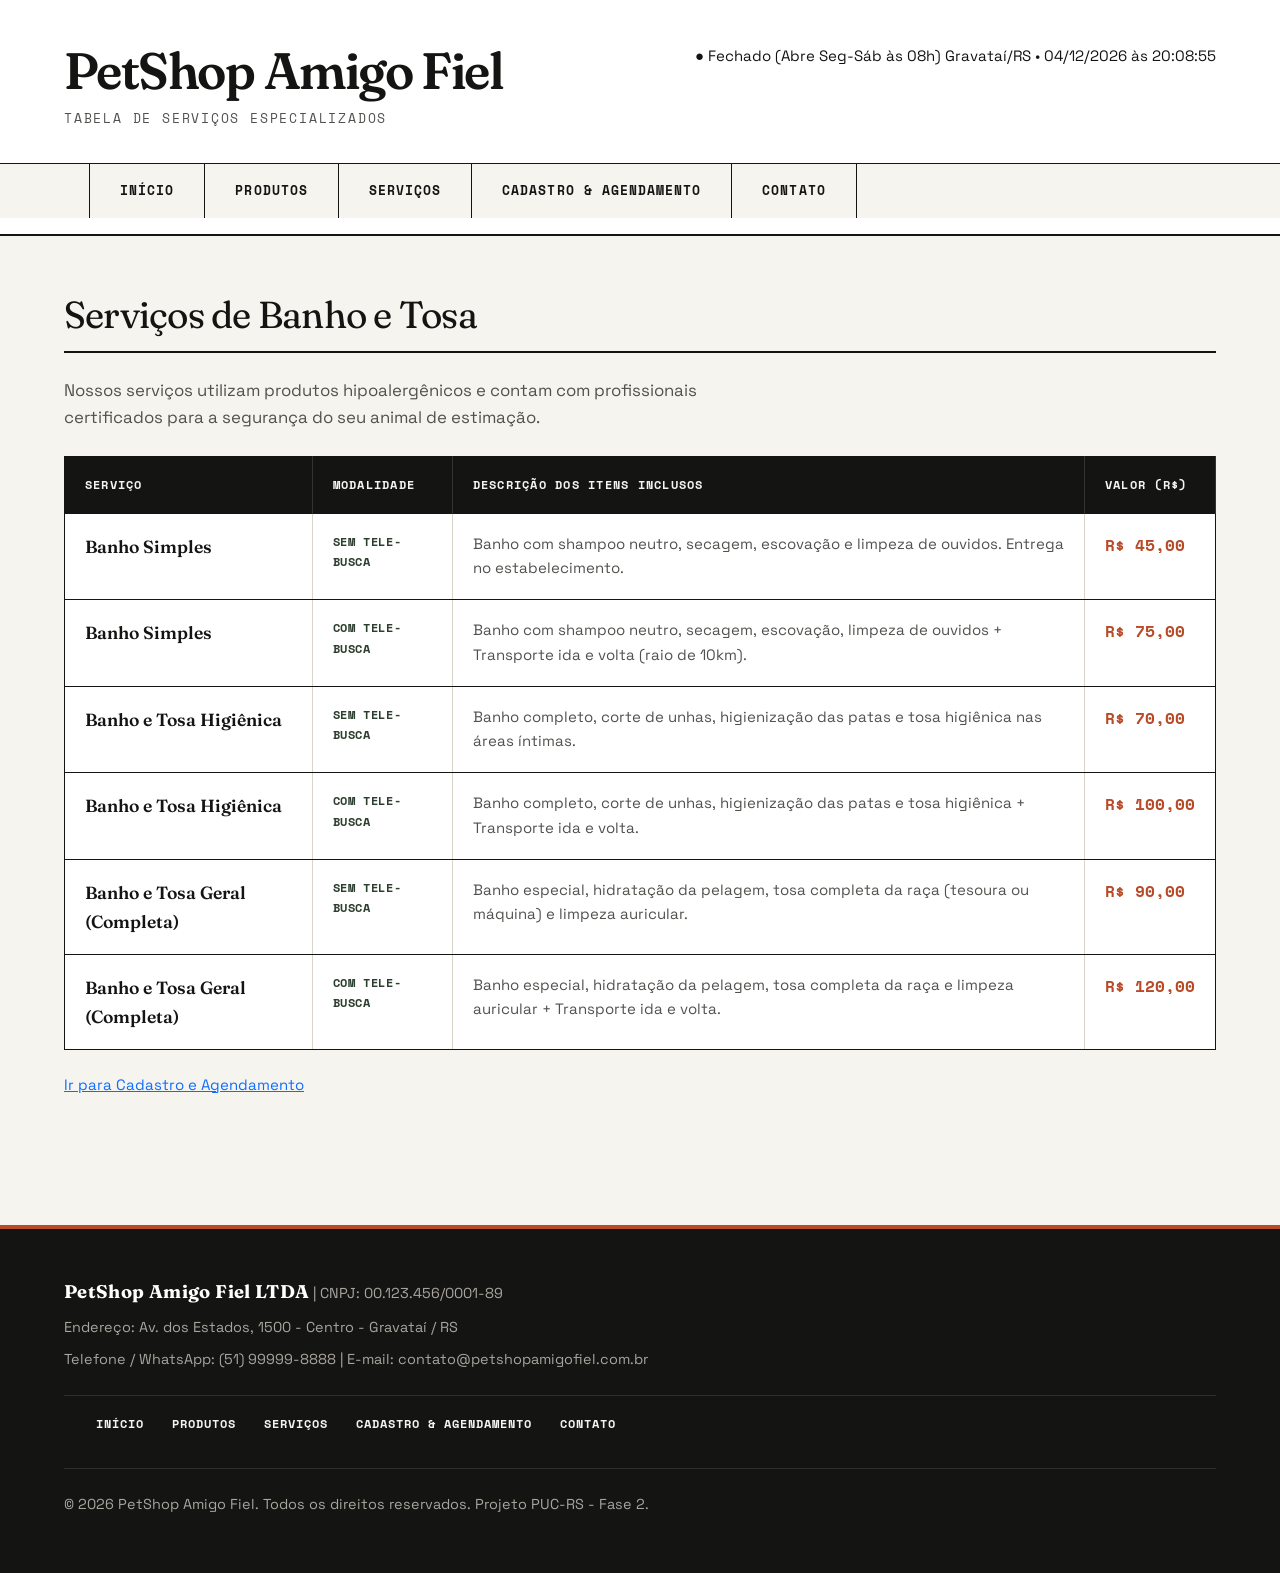
<file: servicos.html>
<!DOCTYPE html>
<html lang="pt-BR">
<head>
    <meta charset="UTF-8">
    <meta name="viewport" content="width=device-width, initial-scale=1.0">
    <title>PetShop Amigo Fiel - Serviços</title>
    <link href="https://cdn.jsdelivr.net/npm/bootstrap@5.3.3/dist/css/bootstrap.min.css" rel="stylesheet">
    <link rel="stylesheet" href="styles.css">
</head>
<body>


    <header>
        <div class="d-flex flex-wrap justify-content-between align-items-start gap-3">
            <div>
                <h1>PetShop Amigo Fiel</h1>
                <p>Tabela de Serviços Especializados</p>
            </div>
            <div id="status-funcionamento" class="barra-temporal" aria-live="polite"></div>
        </div>
        <hr>
        <nav aria-label="Navegação Principal">
            <ul>
                <li><a href="index.html">Início</a></li>
                <li><a href="produtos.html">Produtos</a></li>
                <li><a href="servicos.html" aria-current="page">Serviços</a></li>
                <li><a href="agendamento.html">Cadastro &amp; Agendamento</a></li>
                <li><a href="contato.html">Contato</a></li>
            </ul>
        </nav>
        <hr>
    </header>

    <main id="conteudo-principal" tabindex="-1">
        <section>
            <h2>Serviços de Banho e Tosa</h2>
            <p>Nossos serviços utilizam produtos hipoalergênicos e contam com profissionais certificados para a segurança do seu animal de estimação.</p>

            <table>
                <caption class="visually-hidden">Tabela comparativa de serviços de banho e tosa com e sem tele-busca</caption>
                <thead>
                    <tr>
                        <th scope="col">Serviço</th>
                        <th scope="col">Modalidade</th>
                        <th scope="col">Descrição dos Itens Inclusos</th>
                        <th scope="col">Valor (R$)</th>
                    </tr>
                </thead>
                <tbody>
                    <tr>
                        <td>Banho Simples</td>
                        <td>Sem Tele-Busca</td>
                        <td>Banho com shampoo neutro, secagem, escovação e limpeza de ouvidos. Entrega no estabelecimento.</td>
                        <td>R$ 45,00</td>
                    </tr>
                    <tr>
                        <td>Banho Simples</td>
                        <td>Com Tele-Busca</td>
                        <td>Banho com shampoo neutro, secagem, escovação, limpeza de ouvidos + Transporte ida e volta (raio de 10km).</td>
                        <td>R$ 75,00</td>
                    </tr>
                    <tr>
                        <td>Banho e Tosa Higiênica</td>
                        <td>Sem Tele-Busca</td>
                        <td>Banho completo, corte de unhas, higienização das patas e tosa higiênica nas áreas íntimas.</td>
                        <td>R$ 70,00</td>
                    </tr>
                    <tr>
                        <td>Banho e Tosa Higiênica</td>
                        <td>Com Tele-Busca</td>
                        <td>Banho completo, corte de unhas, higienização das patas e tosa higiênica + Transporte ida e volta.</td>
                        <td>R$ 100,00</td>
                    </tr>
                    <tr>
                        <td>Banho e Tosa Geral (Completa)</td>
                        <td>Sem Tele-Busca</td>
                        <td>Banho especial, hidratação da pelagem, tosa completa da raça (tesoura ou máquina) e limpeza auricular.</td>
                        <td>R$ 90,00</td>
                    </tr>
                    <tr>
                        <td>Banho e Tosa Geral (Completa)</td>
                        <td>Com Tele-Busca</td>
                        <td>Banho especial, hidratação da pelagem, tosa completa da raça e limpeza auricular + Transporte ida e volta.</td>
                        <td>R$ 120,00</td>
                    </tr>
                </tbody>
            </table>

            <div class="mt-4">
                <a href="agendamento.html" class="btn-editorial">Ir para Cadastro e Agendamento</a>
            </div>
        </section>
    </main>

    <footer>
        <hr>
        <p><strong>PetShop Amigo Fiel LTDA</strong> | CNPJ: 00.123.456/0001-89</p>
        <p>Endereço: Av. dos Estados, 1500 - Centro - Gravataí / RS</p>
        <p>Telefone / WhatsApp: (51) 99999-8888 | E-mail: contato@petshopamigofiel.com.br</p>
        <nav aria-label="Navegação do Rodapé">
            <ul>
                <li><a href="index.html">Início</a></li>
                <li><a href="produtos.html">Produtos</a></li>
                <li><a href="servicos.html">Serviços</a></li>
                <li><a href="agendamento.html">Cadastro &amp; Agendamento</a></li>
                <li><a href="contato.html">Contato</a></li>
            </ul>
        </nav>
        <p>&copy; 2026 PetShop Amigo Fiel. Todos os direitos reservados. Projeto PUC-RS - Fase 2.</p>
    </footer>

    <script src="https://cdn.jsdelivr.net/npm/bootstrap@5.3.3/dist/js/bootstrap.bundle.min.js"></script>
    <script src="script.js"></script>
</body>
</html>
</file>
<file: styles.css>
@import url('https://fonts.googleapis.com/css2?family=Fraunces:opsz,wght@9..144,400;9..144,600&family=Space+Grotesk:wght@400;500;700&family=Space+Mono:wght@400;700&display=swap');

:root {
    --bg-papel: #F6F4EF;
    --bg-superficie: #FFFFFF;
    --ink-primario: #141413;
    --ink-secundario: #52514E;
    --accent-terracota: #B84A27;
    --accent-oliva: #2C3E2D;
    --borda-solida: #141413;
    --borda-sutil: #D8D4CA;
}

*, *::before, *::after {
    margin: 0;
    padding: 0;
    box-sizing: border-box;
    border-radius: 0 !important;
}

body {
    background-color: var(--bg-papel);
    color: var(--ink-primario);
    font-family: 'Space Grotesk', sans-serif;
    font-size: 15px;
    line-height: 1.65;
    display: flex;
    flex-direction: column;
    min-height: 100vh;
    -webkit-font-smoothing: antialiased;
}

hr {
    display: none;
}

header {
    background-color: var(--bg-superficie);
    border-bottom: 2px solid var(--borda-solida);
    padding: 44px 5% 0;
}

header h1 {
    font-family: 'Fraunces', Georgia, serif;
    font-variation-settings: "SOFT" 50, "WONK" 1;
    font-size: 3.2rem;
    font-weight: 600;
    letter-spacing: -0.03em;
    line-height: 1.05;
    color: var(--ink-primario);
    margin-bottom: 10px;
}

header p {
    font-family: 'Space Mono', monospace;
    font-size: 0.8rem;
    text-transform: uppercase;
    letter-spacing: 0.14em;
    color: var(--ink-secundario);
    margin-bottom: 34px;
}

header nav {
    border-top: 1px solid var(--borda-solida);
    margin: 0 -5.6%;
    padding: 0 5%;
    background-color: var(--bg-papel);
}

header nav ul {
    list-style: none;
    display: flex;
    flex-wrap: wrap;
}

header nav li {
    border-right: 1px solid var(--borda-solida);
}

header nav li:first-child {
    border-left: 1px solid var(--borda-solida);
}

header nav a {
    display: block;
    padding: 16px 30px;
    color: var(--ink-primario);
    text-decoration: none;
    font-family: 'Space Mono', monospace;
    font-size: 0.82rem;
    font-weight: 700;
    text-transform: uppercase;
    letter-spacing: 0.08em;
    transition: background-color 0.2s ease, color 0.2s ease;
}

header nav a:hover {
    background-color: var(--ink-primario);
    color: var(--bg-papel);
}

main {
    flex: 1;
    width: 90%;
    max-width: 1200px;
    margin: 56px auto;
}

section {
    margin-bottom: 72px;
}

main h2 {
    font-family: 'Fraunces', Georgia, serif;
    font-variation-settings: "SOFT" 40, "WONK" 1;
    font-size: 2.35rem;
    font-weight: 400;
    letter-spacing: -0.02em;
    color: var(--ink-primario);
    margin-bottom: 24px;
    padding-bottom: 14px;
    border-bottom: 2px solid var(--borda-solida);
    display: block;
}

section > p {
    max-width: 720px;
    color: var(--ink-secundario);
    font-size: 1.05rem;
    margin-bottom: 24px;
}

section h3 {
    font-family: 'Space Mono', monospace;
    font-size: 0.85rem;
    text-transform: uppercase;
    letter-spacing: 0.14em;
    color: var(--accent-terracota);
    font-weight: 700;
    margin-bottom: 20px;
    display: flex;
    align-items: center;
    gap: 14px;
}

section h3::after {
    content: "";
    flex: 1;
    height: 1px;
    background-color: var(--borda-sutil);
}

section:has(article) {
    display: grid;
    grid-template-columns: repeat(auto-fit, minmax(340px, 1fr));
    gap: 0;
    border-top: 1px solid var(--borda-solida);
    border-left: 1px solid var(--borda-solida);
}

section:has(article) > h2,
section:has(article) > h3 {
    grid-column: 1 / -1;
    background-color: var(--bg-papel);
    padding: 20px 24px;
    margin: 0;
    border-right: 1px solid var(--borda-solida);
    border-bottom: 1px solid var(--borda-solida);
}

section:has(article) > h3::after {
    display: none;
}

article {
    background-color: var(--bg-superficie);
    border-right: 1px solid var(--borda-solida);
    border-bottom: 1px solid var(--borda-solida);
    padding: 32px;
    display: flex;
    flex-direction: column;
    justify-content: space-between;
    transition: background-color 0.25s ease;
}

article:hover {
    background-color: #FAF9F6;
}

article h3, article h4 {
    font-family: 'Fraunces', Georgia, serif;
    font-size: 1.5rem;
    font-weight: 600;
    letter-spacing: -0.015em;
    color: var(--ink-primario);
    text-transform: none;
    margin: 0 0 16px 0;
}

article h3::after, article h4::after {
    display: none;
}

article img {
    width: 100%;
    height: 240px;
    object-fit: cover;
    border: 1px solid var(--borda-sutil);
    margin-bottom: 20px;
    filter: contrast(1.04);
    transition: filter 0.3s ease;
}

article:hover img {
    filter: contrast(1.1);
}

article p {
    font-size: 0.96rem;
    color: var(--ink-secundario);
    margin-bottom: 12px;
}

article p strong {
    font-family: 'Space Mono', monospace;
    color: var(--ink-primario);
    font-weight: 700;
    text-transform: uppercase;
    font-size: 0.75rem;
    letter-spacing: 0.05em;
}

article p:last-child {
    margin-top: 20px;
    margin-bottom: 0;
    padding-top: 16px;
    border-top: 1px solid var(--borda-solida);
    font-family: 'Space Mono', monospace;
    font-size: 1.15rem;
    font-weight: 700;
    color: var(--accent-terracota);
    display: flex;
    justify-content: space-between;
    align-items: baseline;
}

table {
    width: 100%;
    border-collapse: collapse;
    background-color: var(--bg-superficie);
    border: 1px solid var(--borda-solida);
    margin-top: 24px;
}

thead {
    background-color: var(--ink-primario);
    color: var(--bg-papel);
}

th {
    padding: 18px 20px;
    text-align: left;
    font-family: 'Space Mono', monospace;
    font-size: 0.78rem;
    font-weight: 700;
    text-transform: uppercase;
    letter-spacing: 0.1em;
    border-right: 1px solid #333330;
}

td {
    padding: 18px 20px;
    border-bottom: 1px solid var(--borda-solida);
    border-right: 1px solid var(--borda-sutil);
    color: var(--ink-secundario);
    vertical-align: top;
}

td:first-child {
    font-family: 'Fraunces', Georgia, serif;
    font-size: 1.1rem;
    font-weight: 600;
    color: var(--ink-primario);
}

td:nth-child(2) {
    font-family: 'Space Mono', monospace;
    font-size: 0.78rem;
    text-transform: uppercase;
    letter-spacing: 0.05em;
    font-weight: 700;
    color: var(--accent-oliva);
}

td:last-child {
    font-family: 'Space Mono', monospace;
    font-weight: 700;
    font-size: 1rem;
    color: var(--accent-terracota);
    white-space: nowrap;
    border-right: none;
}

tbody tr:hover {
    background-color: var(--bg-papel);
}

form {
    background-color: var(--bg-superficie);
    border: 1px solid var(--borda-solida);
    padding: 40px;
    max-width: 680px;
}

form p {
    margin-bottom: 24px;
}

label {
    display: block;
    font-family: 'Space Mono', monospace;
    font-size: 0.78rem;
    font-weight: 700;
    text-transform: uppercase;
    letter-spacing: 0.08em;
    color: var(--ink-primario);
    margin-bottom: 8px;
}

input[type="text"],
input[type="email"],
select,
textarea {
    width: 100%;
    padding: 14px 16px;
    background-color: var(--bg-papel);
    border: 1px solid var(--borda-solida);
    color: var(--ink-primario);
    font-family: 'Space Grotesk', sans-serif;
    font-size: 0.96rem;
    transition: background-color 0.2s ease, border-color 0.2s ease;
}

input:focus, select:focus, textarea:focus {
    outline: none;
    background-color: var(--bg-superficie);
    border-color: var(--accent-terracota);
    box-shadow: inset 4px 0 0 var(--accent-terracota);
}

button[type="submit"] {
    background-color: var(--ink-primario);
    color: var(--bg-papel);
    border: 1px solid var(--ink-primario);
    padding: 16px 36px;
    font-family: 'Space Mono', monospace;
    font-size: 0.82rem;
    font-weight: 700;
    text-transform: uppercase;
    letter-spacing: 0.12em;
    cursor: pointer;
    transition: background-color 0.2s ease, color 0.2s ease;
}

button[type="submit"]:hover {
    background-color: var(--accent-terracota);
    border-color: var(--accent-terracota);
    color: var(--bg-superficie);
}

footer {
    background-color: var(--ink-primario);
    color: #A8A59E;
    padding: 48px 5%;
    margin-top: auto;
    border-top: 4px solid var(--accent-terracota);
    font-size: 0.9rem;
}

footer p {
    margin-bottom: 8px;
}

footer strong {
    font-family: 'Fraunces', Georgia, serif;
    font-size: 1.15rem;
    color: var(--bg-superficie);
    letter-spacing: 0.02em;
}

footer nav {
    margin: 24px 0;
    padding: 16px 0;
    border-top: 1px solid #2E2E2B;
    border-bottom: 1px solid #2E2E2B;
}

footer nav ul {
    list-style: none;
    display: flex;
    flex-wrap: wrap;
    gap: 28px;
}

footer nav a {
    font-family: 'Space Mono', monospace;
    color: var(--bg-papel);
    text-decoration: none;
    text-transform: uppercase;
    font-size: 0.78rem;
    font-weight: 700;
    letter-spacing: 0.08em;
}

footer nav a:hover {
    color: var(--accent-terracota);
}

@media (max-width: 768px) {
    header h1 {
        font-size: 2.2rem;
    }

    header nav ul {
        flex-direction: column;
    }

    header nav li {
        border-right: none;
        border-left: none;
        border-bottom: 1px solid var(--borda-solida);
    }

    section:has(article) {
        grid-template-columns: 1fr;
    }

    table, thead, tbody, th, td, tr {
        display: block;
    }

    thead {
        display: none;
    }

    tr {
        border-bottom: 2px solid var(--borda-solida);
        padding: 12px 0;
    }

    td {
        border: none;
        padding: 8px 16px;
    }


.skip-link {
    position: absolute;
    top: -100px;
    left: 16px;
    background-color: var(--ink-primario);
    color: var(--bg-papel);
    padding: 12px 20px;
    font-family: 'Space Mono', monospace;
    font-size: 0.8rem;
    font-weight: 700;
    text-transform: uppercase;
    z-index: 9999;
    text-decoration: none;
    border: 2px solid var(--accent-terracota);
}

.skip-link:focus {
    top: 16px;
}

a:focus-visible,
button:focus-visible,
input:focus-visible,
select:focus-visible,
textarea:focus-visible {
    outline: 3px solid var(--accent-terracota) !important;
    outline-offset: 2px;
}

header nav a[aria-current="page"] {
    background-color: var(--accent-terracota);
    color: var(--bg-superficie);
}

header nav ul,
footer nav ul {
    margin: 0;
    padding: 0;
}

.barra-temporal {
    font-family: 'Space Mono', monospace;
    font-size: 0.78rem;
    background-color: var(--bg-papel);
    border: 1px solid var(--borda-solida);
    padding: 10px 14px;
    display: flex;
    flex-wrap: wrap;
    align-items: center;
    gap: 10px;
    color: var(--ink-primario);
}

.badge-status {
    font-weight: 700;
    text-transform: uppercase;
    padding: 2px 8px;
}

.status-aberto {
    background-color: var(--accent-oliva);
    color: var(--bg-superficie);
}

.status-fechado {
    background-color: var(--accent-terracota);
    color: var(--bg-superficie);
}

/* Carrossel Editorial */
.carrossel-editorial {
    background-color: var(--bg-superficie);
    border: 1px solid var(--borda-solida);
}

.img-carrossel {
    height: 360px;
    object-fit: cover;
    border-right: 1px solid var(--borda-solida);
}

.etiqueta-slide {
    display: inline-block;
    font-family: 'Space Mono', monospace;
    font-size: 0.75rem;
    font-weight: 700;
    text-transform: uppercase;
    letter-spacing: 0.1em;
    background-color: var(--accent-oliva);
    color: var(--bg-superficie);
    padding: 4px 10px;
    margin-bottom: 14px;
}

.slide-conteudo h3 {
    font-family: 'Fraunces', Georgia, serif;
    font-size: 1.85rem;
    color: var(--ink-primario);
    text-transform: none;
    letter-spacing: -0.02em;
    margin-bottom: 12px;
}

.slide-conteudo h3::after {
    display: none;
}

.carousel-control-prev-icon,
.carousel-control-next-icon {
    background-color: var(--ink-primario);
    padding: 20px;
    background-size: 55%;
}

.carousel-indicators [data-bs-target] {
    background-color: var(--ink-primario);
}

.btn-editorial {
    display: inline-block;
    background-color: var(--ink-primario);
    color: var(--bg-papel);
    border: 1px solid var(--ink-primario);
    padding: 14px 28px;
    font-family: 'Space Mono', monospace;
    font-size: 0.8rem;
    font-weight: 700;
    text-transform: uppercase;
    letter-spacing: 0.1em;
    text-decoration: none;
    transition: background-color 0.2s ease;
}

.btn-editorial:hover {
    background-color: var(--accent-terracota);
    border-color: var(--accent-terracota);
    color: var(--bg-superficie);
}

.btn-secundario {
    background-color: transparent;
    color: var(--ink-primario);
    border: 1px solid var(--borda-solida);
    padding: 16px 28px;
    font-family: 'Space Mono', monospace;
    font-size: 0.82rem;
    font-weight: 700;
    text-transform: uppercase;
    letter-spacing: 0.1em;
    cursor: pointer;
}

.btn-secundario:hover {
    background-color: var(--bg-papel);
}
.form-completo {
    max-width: 100%;
}

.bloco-fieldset {
    border: 1px solid var(--borda-solida);
    padding: 28px;
    margin-bottom: 28px;
    background-color: var(--bg-superficie);
}

.bloco-fieldset legend {
    float: none;
    width: auto;
    padding: 0 12px;
    font-family: 'Fraunces', Georgia, serif;
    font-size: 1.35rem;
    font-weight: 600;
    color: var(--ink-primario);
}

input[type="tel"],
input[type="number"],
input[type="date"],
input[type="time"] {
    width: 100%;
    padding: 14px 16px;
    background-color: var(--bg-papel);
    border: 1px solid var(--borda-solida);
    color: var(--ink-primario);
    font-family: 'Space Grotesk', sans-serif;
    font-size: 0.96rem;
}

.label-grupo {
    display: block;
    font-family: 'Space Mono', monospace;
    font-size: 0.78rem;
    font-weight: 700;
    text-transform: uppercase;
    letter-spacing: 0.08em;
    color: var(--ink-primario);
    margin-bottom: 8px;
}

.grupo-opcoes {
    display: flex;
    flex-wrap: wrap;
    gap: 16px;
    padding-top: 8px;
}

.opcao-inline {
    display: inline-flex;
    align-items: center;
    gap: 8px;
    font-family: 'Space Grotesk', sans-serif;
    font-size: 0.92rem;
    font-weight: 500;
    text-transform: none;
    letter-spacing: normal;
    cursor: pointer;
}

.lista-cards-radio {
    display: flex;
    flex-direction: column;
    gap: 10px;
}

.card-radio {
    display: flex;
    align-items: flex-start;
    gap: 12px;
    background-color: var(--bg-papel);
    border: 1px solid var(--borda-solida);
    padding: 14px;
    margin: 0;
    cursor: pointer;
    text-transform: none;
    letter-spacing: normal;
    font-family: 'Space Grotesk', sans-serif;
}

.card-radio input[type="radio"] {
    margin-top: 4px;
    accent-color: var(--accent-terracota);
}

.card-radio strong {
    font-family: 'Space Mono', monospace;
    font-size: 0.85rem;
    text-transform: uppercase;
    color: var(--ink-primario);
}

.card-radio small {
    color: var(--ink-secundario);
    font-weight: 400;
}

.nota-telebusca {
    font-family: 'Space Mono', monospace;
    font-size: 0.78rem;
    color: var(--accent-oliva);
    background-color: var(--bg-papel);
    border-left: 3px solid var(--accent-oliva);
    padding: 8px 12px;
}

.caixa-resumo-valor {
    background-color: var(--ink-primario);
    color: var(--bg-papel);
    padding: 14px 18px;
    height: 100%;
    display: flex;
    flex-direction: column;
    justify-content: center;
}

.caixa-resumo-valor span {
    font-family: 'Space Mono', monospace;
    font-size: 0.72rem;
    text-transform: uppercase;
    letter-spacing: 0.08em;
    color: #A8A59E;
}

.caixa-resumo-valor strong {
    font-family: 'Space Mono', monospace;
    font-size: 1.55rem;
    color: var(--accent-terracota);
}

.alerta-sucesso {
    background-color: var(--accent-oliva);
    color: var(--bg-superficie);
    border: 2px solid var(--ink-primario);
    padding: 24px;
}

.alerta-sucesso h4 {
    font-family: 'Fraunces', Georgia, serif;
    margin-bottom: 10px;
}

@media (max-width: 768px) {
    .img-carrossel {
        height: 220px;
        border-right: none;
        border-bottom: 1px solid var(--borda-solida);
    }
}


}
</file>
